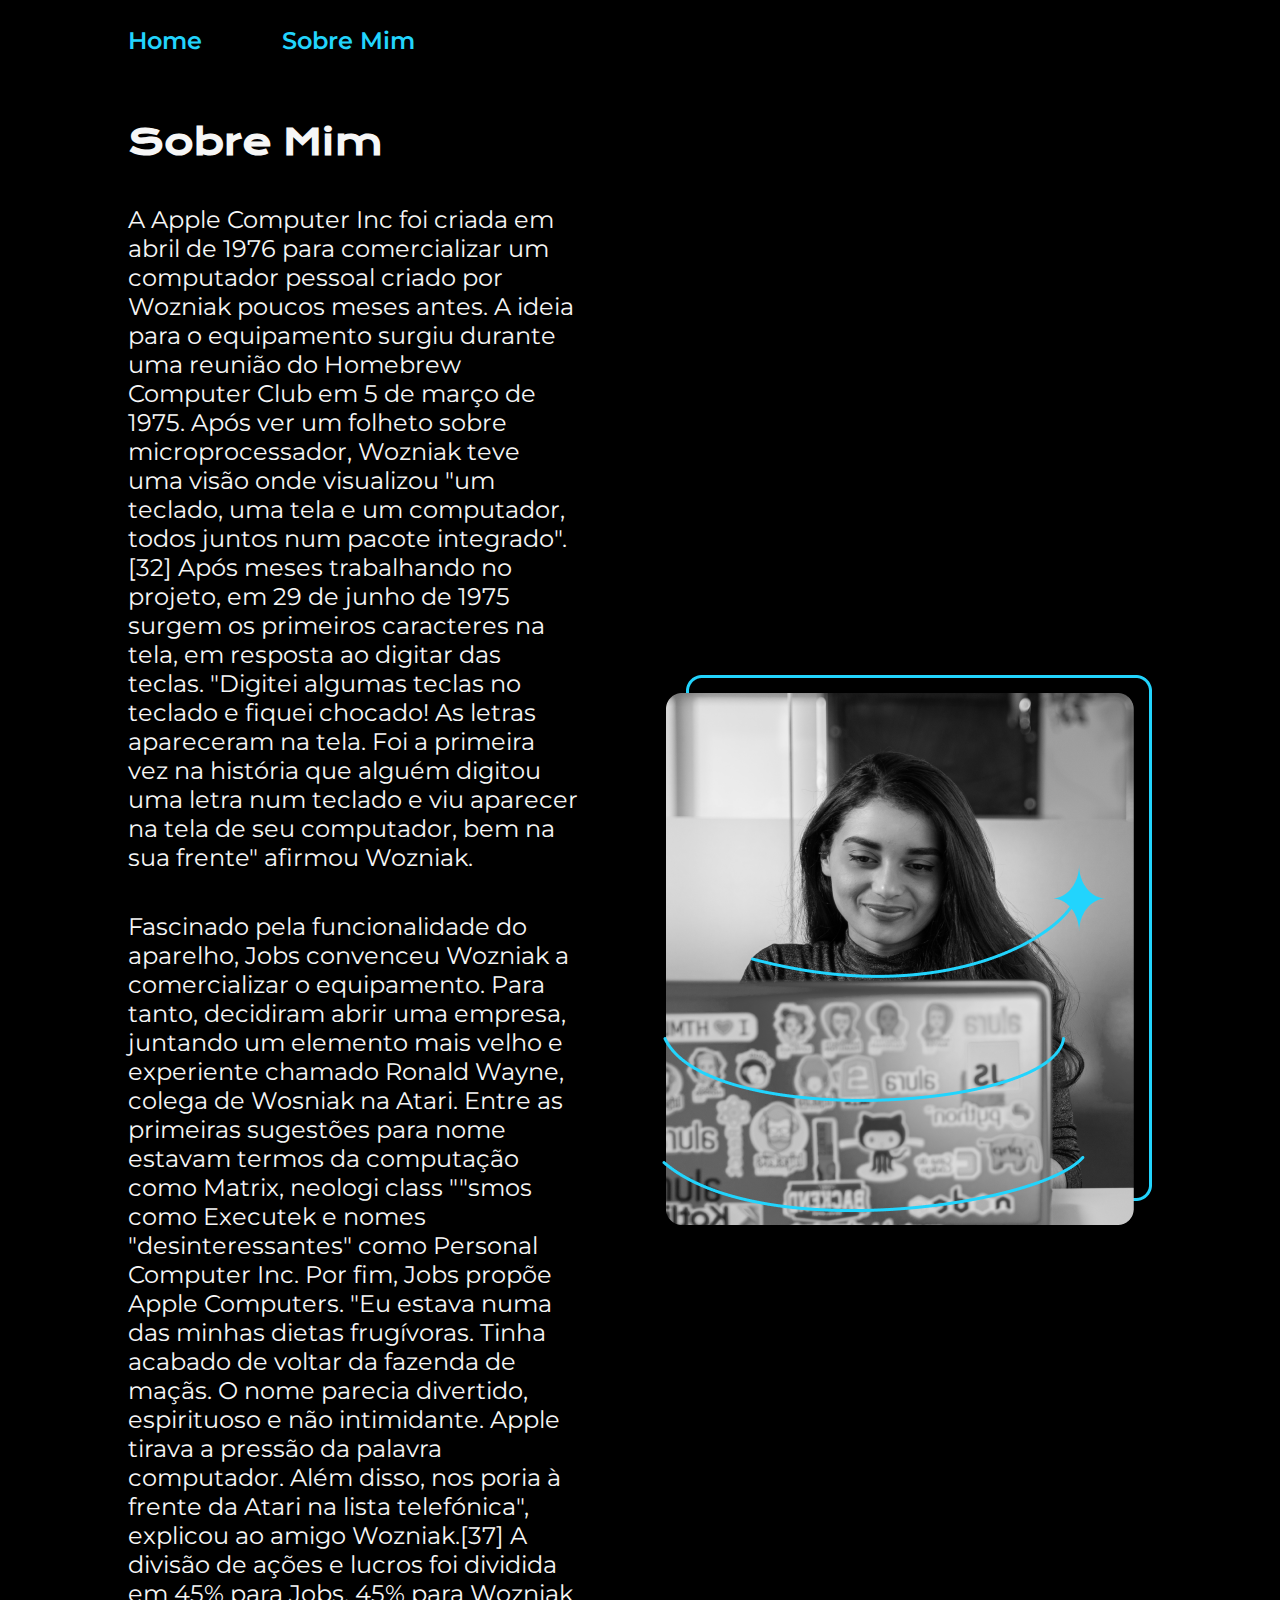
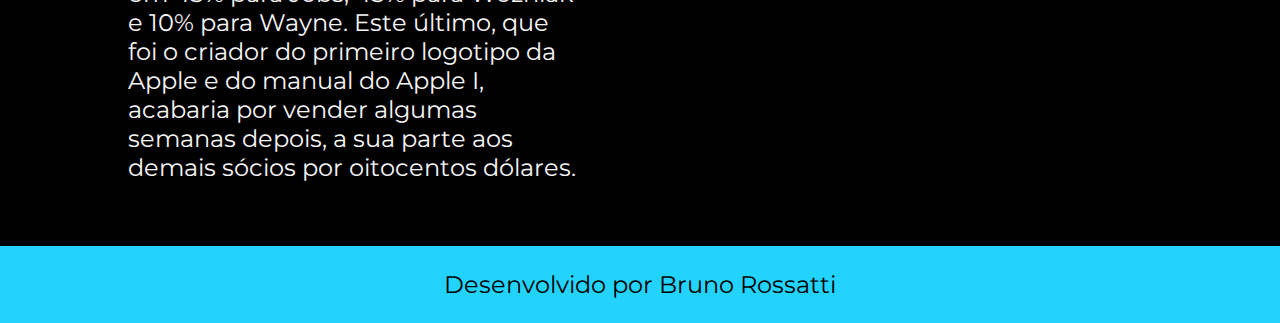
<file: about.html>
<!DOCTYPE html>
<html lang="en">

<head>
    <meta charset="UTF-8">
    <meta http-equiv="X-UA-Compatible" content="IE=edge">
    <meta name="viewport" content="width=device-width, initial-scale=1.0">
    <title>Sobre Mim</title>
    <link rel="stylesheet" href="./styles/style.css">
</head>

<body>
    <header class="cabecalho">
        <nav class="cabecalho__menu">
            <a class="cabecalho__menu__link" href="index.html">Home</a>
            <a class="cabecalho__menu__link" href="about.html">Sobre Mim</a>
        </nav>
    </header>
    <main class="apresentacao">
        <section class="apresentacao__conteudo">
            <h1 class="apresentacao__conteudo__titulo">Sobre Mim</h1>
            <p class="apresentacao__conteudo__texto">A Apple Computer Inc foi criada em abril de 1976 para comercializar um computador pessoal criado por
                Wozniak poucos meses antes. A ideia para o equipamento surgiu durante uma reunião do Homebrew Computer
                Club em 5 de março de 1975. Após ver um folheto sobre microprocessador, Wozniak teve uma visão onde
                visualizou "um teclado, uma tela e um computador, todos juntos num pacote integrado".[32] Após meses
                trabalhando no projeto, em 29 de junho de 1975 surgem os primeiros caracteres na tela, em resposta ao
                digitar das teclas. "Digitei algumas teclas no teclado e fiquei chocado! As letras apareceram na tela.
                Foi a primeira vez na história que alguém digitou uma letra num teclado e viu aparecer na tela de seu
                computador, bem na sua frente" afirmou Wozniak.</p>
            <p class="apresentacao__conteudo__texto">Fascinado pela funcionalidade do aparelho, Jobs convenceu Wozniak a comercializar o equipamento. Para
                tanto, decidiram abrir uma empresa, juntando um elemento mais velho e experiente chamado Ronald Wayne,
                colega de Wosniak na Atari. Entre as primeiras sugestões para nome estavam termos da computação como
                Matrix, neologi class ""smos como Executek e nomes "desinteressantes" como Personal Computer Inc. Por fim, Jobs
                propõe Apple Computers. "Eu estava numa das minhas dietas frugívoras. Tinha acabado de voltar da fazenda
                de maçãs. O nome parecia divertido, espirituoso e não intimidante. Apple tirava a pressão da palavra
                computador. Além disso, nos poria à frente da Atari na lista telefónica", explicou ao amigo Wozniak.[37]
                A divisão de ações e lucros foi dividida em 45% para Jobs, 45% para Wozniak e 10% para Wayne. Este
                último, que foi o criador do primeiro logotipo da Apple e do manual do Apple I, acabaria por vender
                algumas semanas depois, a sua parte aos demais sócios por oitocentos dólares.</p>
        </section>
        <img class="apresentacao__img" src="./assets/Imagem.png" alt="">
    </main>
    <footer class="rodape">
        <p>Desenvolvido por Bruno Rossatti</p>
    </footer>
</body>

</html>
</file>
<file: styles/style.css>
@import url('https://fonts.googleapis.com/css2?family=Krona+One&display=swap');
@import url('https://fonts.googleapis.com/css2?family=Montserrat:wght@400;600&display=swap');

:root{
    --cor-primaria : #000000;
    --cor-segundaria : #f6f6f6;
    --cor-terciaria : #22d4fd;
}


*{
    margin: 0;
    padding: 0;
}

body{
    /* height: 100vh; */
    box-sizing: border-box;
    background-color: var(--cor-primaria);
    color: var(--cor-segundaria);
}

.cabecalho{
    padding: 2% 0% 0% 10%;
}

.cabecalho__menu{
    display: flex;
    gap: 80px;
}

.cabecalho__menu__link{
    font-family: 'Montserrat',sans-serif;
    font-weight: 600;
    font-size: 1.5rem;
    color: var(--cor-terciaria);
    text-decoration: none;
}

.apresentacao{
    padding: 5% 10%;
    display: flex;
    align-items: center;
    justify-content: space-between;
    gap: 82px;
}

.apresentacao__conteudo{
    width: 50%;
    display: flex;
    flex-direction: column;
    gap: 40px;
}

.apresentacao__conteudo__titulo{
    font-size: 2.25rem;
    font-family: 'Krona One', sans-serif;
}

.titulo-destaque{
    color: var(--cor-terciaria);
}

.apresentacao__conteudo__texto{
    font-size: 1.5rem;
    font-family: 'Montserrat', sans-serif;
}

.apresentacao__links{
   display: flex;
   flex-direction: column;
   align-items: center;
   justify-content: space-between; 
   gap: 32px;
}

.apresentacao__links__subtitulo{
    font-family: 'Krona One', sans-serif;
    font-weight: 400;
    font-size: 1.5rem;
}

.apresentacao_links_link{
    display: flex;
    justify-content: center;
    gap: 16px;
    font-size: 1.5rem;
    text-align: center;
    border: 2px solid var(--cor-terciaria);
    border-radius: 8px;
    width: 50%;
    padding: 21.5px 0;
    text-decoration: none;
    font-weight: 600;
    color: var(--cor-segundaria);
    font-family: 'Montserrat', sans-serif;
}

.apresentacao_links_link:hover{
    background-color: var(--cor-terciaria);
    color: var(--cor-primaria);
}
.apresentacao__img{
    width: 50%;
}

.rodape{
    padding: 24px;
    color: var(--cor-primaria);
    background-color: var(--cor-terciaria);
    text-align: center;
    font-family: 'Montserrat', sans-serif;
    font-size: 1.5rem;
    font-weight: 400;
}
@media (max-width: 1200px){
    .cabecalho{
        padding: 10%;
    }
    .cabecalho__menu{
        justify-content: center;
    }

    .apresentacao{
        flex-direction: column-reverse;
    }
    .apresentacao__conteudo{
        width: auto;
    }
    .apresentacao__conteudo__titulo{
        padding: 1%;
    }
    .apresentacao_links_link{
    font-size: 1.1rem;    
    }

}
</file>
